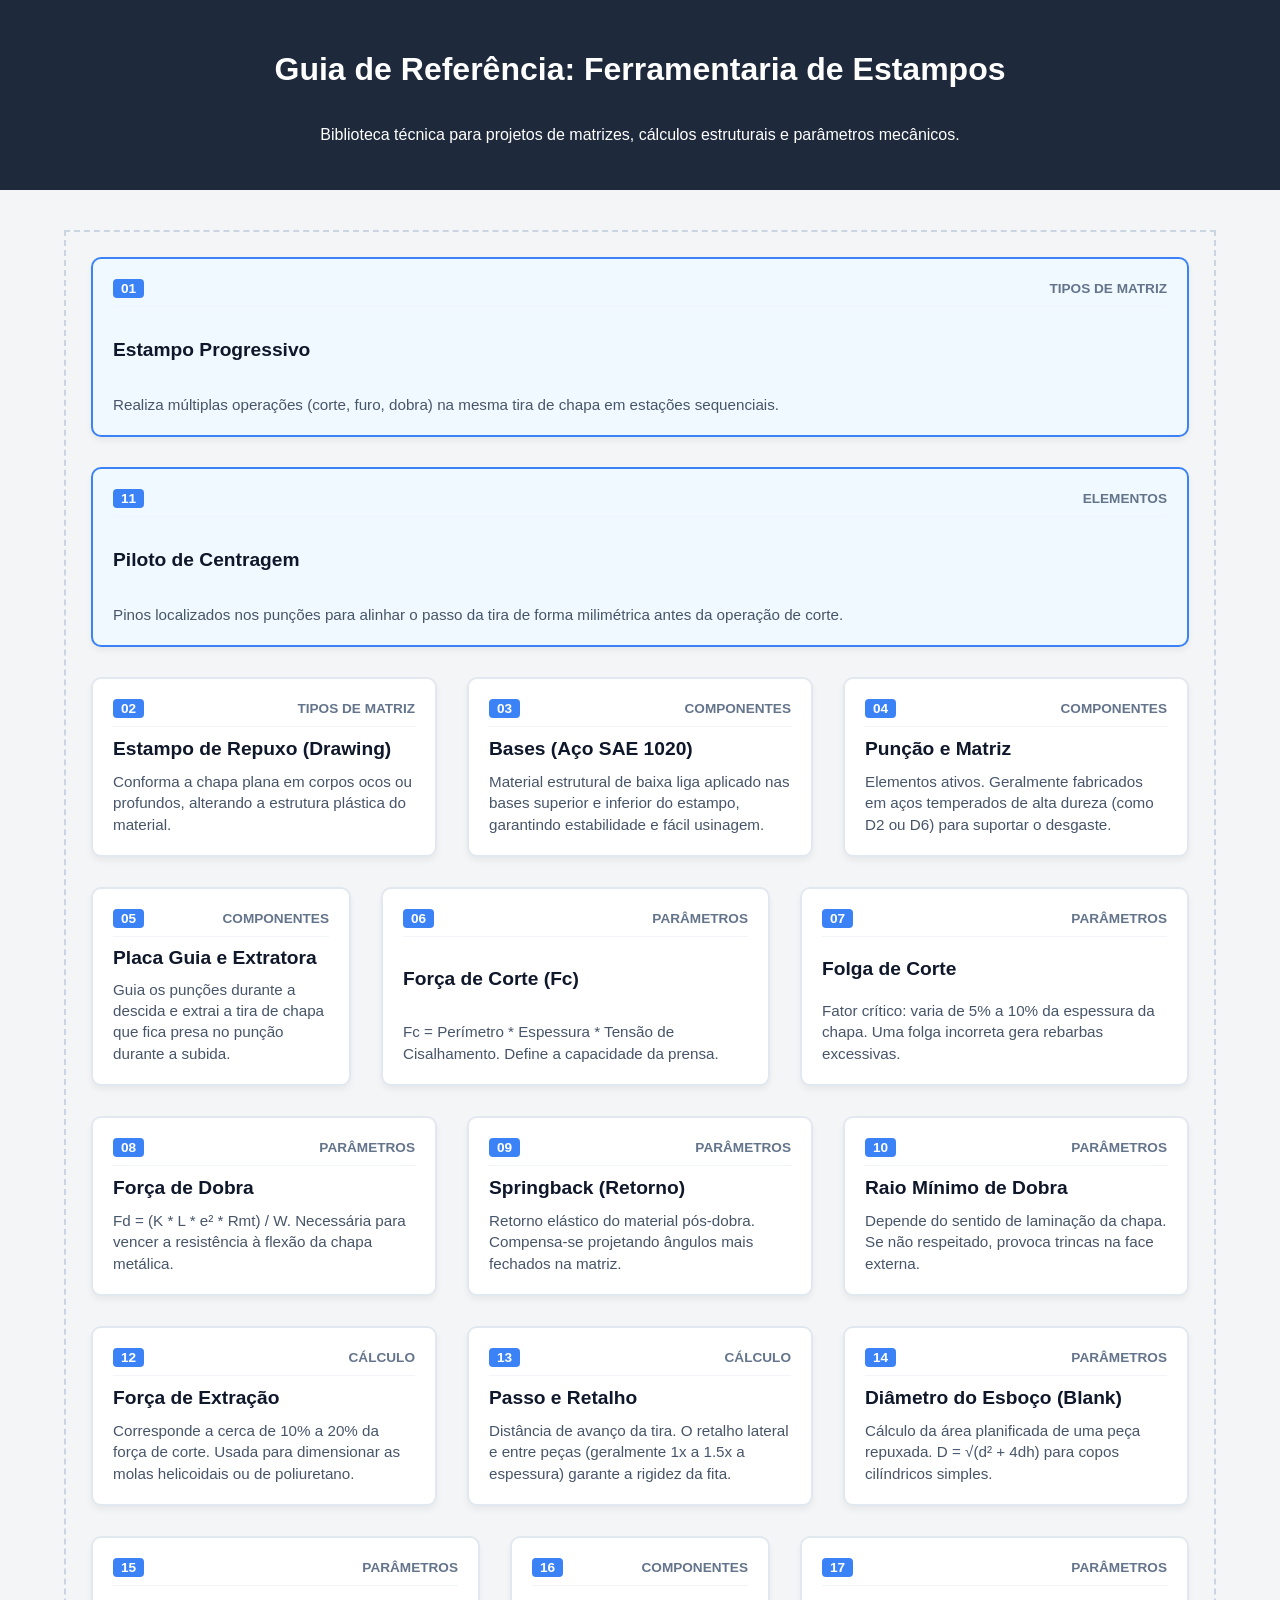
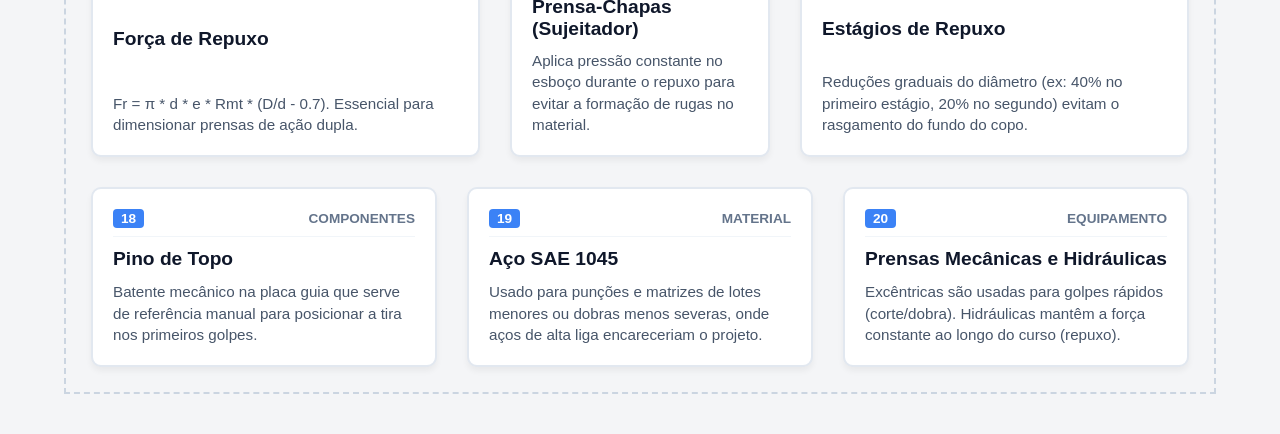
<file: Aula 7/Atividade 1/index.html>
<!DOCTYPE html>
<html lang="pt-BR">
<head>
    <meta charset="UTF-8">
    <meta name="viewport" content="width=device-width, initial-scale=1.0">
    <title>Ferramentaria | Estampos de Corte, Dobra e Repuxo</title>
    <!-- Ligação Externa do CSS -->
    <link rel="stylesheet" href="index.css">
</head>
<body>
    <header class="page-header">
        <h1>Guia de Referência: Ferramentaria de Estampos</h1>
        <p>Biblioteca técnica para projetos de matrizes, cálculos estruturais e parâmetros mecânicos.</p>
    </header>

    <main class="flex-container">
        
        <!-- Bloco 1: Tipos de Estampos e Estrutura -->
        <div class="card card-destaque">
            <div class="card-header"><span>01</span> Tipos de Matriz</div>
            <h2>Estampo Progressivo</h2>
            <p>Realiza múltiplas operações (corte, furo, dobra) na mesma tira de chapa em estações sequenciais.</p>
        </div>

        <div class="card">
            <div class="card-header"><span>02</span> Tipos de Matriz</div>
            <h2>Estampo de Repuxo (Drawing)</h2>
            <p>Conforma a chapa plana em corpos ocos ou profundos, alterando a estrutura plástica do material.</p>
        </div>

        <div class="card">
            <div class="card-header"><span>03</span> Componentes</div>
            <h2>Bases (Aço SAE 1020)</h2>
            <p>Material estrutural de baixa liga aplicado nas bases superior e inferior do estampo, garantindo estabilidade e fácil usinagem.</p>
        </div>

        <div class="card">
            <div class="card-header"><span>04</span> Componentes</div>
            <h2>Punção e Matriz</h2>
            <p>Elementos ativos. Geralmente fabricados em aços temperados de alta dureza (como D2 ou D6) para suportar o desgaste.</p>
        </div>

        <div class="card fix-size">
            <div class="card-header"><span>05</span> Componentes</div>
            <h2>Placa Guia e Extratora</h2>
            <p>Guia os punções durante a descida e extrai a tira de chapa que fica presa no punção durante a subida.</p>
        </div>

        <!-- Bloco 2: Parâmetros de Corte e Dobra -->
        <div class="card">
            <div class="card-header"><span>06</span> Parâmetros</div>
            <h2>Força de Corte (Fc)</h2>
            <p>Fc = Perímetro * Espessura * Tensão de Cisalhamento. Define a capacidade da prensa.</p>
        </div>

        <div class="card">
            <div class="card-header"><span>07</span> Parâmetros</div>
            <h2>Folga de Corte</h2>
            <p>Fator crítico: varia de 5% a 10% da espessura da chapa. Uma folga incorreta gera rebarbas excessivas.</p>
        </div>

        <div class="card">
            <div class="card-header"><span>08</span> Parâmetros</div>
            <h2>Força de Dobra</h2>
            <p>Fd = (K * L * e² * Rmt) / W. Necessária para vencer a resistência à flexão da chapa metálica.</p>
        </div>

        <div class="card">
            <div class="card-header"><span>09</span> Parâmetros</div>
            <h2>Springback (Retorno)</h2>
            <p>Retorno elástico do material pós-dobra. Compensa-se projetando ângulos mais fechados na matriz.</p>
        </div>

        <div class="card">
            <div class="card-header"><span>10</span> Parâmetros</div>
            <h2>Raio Mínimo de Dobra</h2>
            <p>Depende do sentido de laminação da chapa. Se não respeitado, provoca trincas na face externa.</p>
        </div>

        <!-- Bloco 3: Elementos Funcionais e Repuxo -->
        <div class="card card-destaque">
            <div class="card-header"><span>11</span> Elementos</div>
            <h2>Piloto de Centragem</h2>
            <p>Pinos localizados nos punções para alinhar o passo da tira de forma milimétrica antes da operação de corte.</p>
        </div>

        <div class="card">
            <div class="card-header"><span>12</span> Cálculo</div>
            <h2>Força de Extração</h2>
            <p>Corresponde a cerca de 10% a 20% da força de corte. Usada para dimensionar as molas helicoidais ou de poliuretano.</p>
        </div>

        <div class="card">
            <div class="card-header"><span>13</span> Cálculo</div>
            <h2>Passo e Retalho</h2>
            <p>Distância de avanço da tira. O retalho lateral e entre peças (geralmente 1x a 1.5x a espessura) garante a rigidez da fita.</p>
        </div>

        <div class="card">
            <div class="card-header"><span>14</span> Parâmetros</div>
            <h2>Diâmetro do Esboço (Blank)</h2>
            <p>Cálculo da área planificada de uma peça repuxada. D = √(d² + 4dh) para copos cilíndricos simples.</p>
        </div>

        <div class="card">
            <div class="card-header"><span>15</span> Parâmetros</div>
            <h2>Força de Repuxo</h2>
            <p>Fr = π * d * e * Rmt * (D/d - 0.7). Essencial para dimensionar prensas de ação dupla.</p>
        </div>

        <div class="card fix-size">
            <div class="card-header"><span>16</span> Componentes</div>
            <h2>Prensa-Chapas (Sujeitador)</h2>
            <p>Aplica pressão constante no esboço durante o repuxo para evitar a formação de rugas no material.</p>
        </div>

        <div class="card">
            <div class="card-header"><span>17</span> Parâmetros</div>
            <h2>Estágios de Repuxo</h2>
            <p>Reduções graduais do diâmetro (ex: 40% no primeiro estágio, 20% no segundo) evitam o rasgamento do fundo do copo.</p>
        </div>

        <div class="card">
            <div class="card-header"><span>18</span> Componentes</div>
            <h2>Pino de Topo</h2>
            <p>Batente mecânico na placa guia que serve de referência manual para posicionar a tira nos primeiros golpes.</p>
        </div>

        <div class="card">
            <div class="card-header"><span>19</span> Material</div>
            <h2>Aço SAE 1045</h2>
            <p>Usado para punções e matrizes de lotes menores ou dobras menos severas, onde aços de alta liga encareceriam o projeto.</p>
        </div>

        <div class="card">
            <div class="card-header"><span>20</span> Equipamento</div>
            <h2>Prensas Mecânicas e Hidráulicas</h2>
            <p>Excêntricas são usadas para golpes rápidos (corte/dobra). Hidráulicas mantêm a força constante ao longo do curso (repuxo).</p>
        </div>

    </main>
</body>
</html>
</file>
<file: Aula 7/Atividade 1/index.css>
/* Resets Básicos */
* {
    box-sizing: border-box;
    font-family: 'Segoe UI', Tahoma, Geneva, Verdana, sans-serif;
}

body {
    background-color: #f4f5f7;
    margin: 0;
    padding: 0;
}

/* =========================================
   FLEXBOX NO CABEÇALHO 
========================================= */
.page-header {
    background-color: #1e293b;
    color: #fff;
    padding: 30px;
    
    /* Propriedades Flexbox: 1, 2, 3, 4 */
    display: flex; 
    flex-direction: column;
    justify-content: center;
    align-items: center;
    text-align: center;
}

/* =========================================
   FLEXBOX NO CONTAINER PRINCIPAL 
========================================= */
.flex-container {
    /* Box Model Container */
    width: 90%;
    max-width: 1200px;
    margin: 40px auto;
    padding: 20px;
    border: 2px dashed #cbd5e1;
    
    /* Propriedades Flexbox: 5, 6, 7, 8, 9 */
    display: flex;
    flex-direction: row;
    flex-wrap: wrap;          /* Permite quebra de linha quando não couber na tela */
    justify-content: center;  /* Centraliza os itens no eixo principal */
    align-content: stretch;   /* Comportamento das linhas cruzadas */
    gap: 20px;                /* Espaçamento entre os elementos (Grid/Flex) */
}

/* =========================================
   BOX MODEL E FLEXBOX NOS 20 ELEMENTOS 
========================================= */
.card {
    /* ---- BOX MODEL RIGOROSO ---- */
    /* 1. Content */
    width: 250px;
    min-height: 180px;
    
    /* 2. Padding (Preenchimento interno) */
    padding: 20px;
    
    /* 3. Border (Borda) */
    border: 2px solid #e2e8f0;
    border-radius: 10px;
    
    /* 4. Margin (Margem externa) */
    margin: 5px; 
    
    /* Aparência extra */
    background-color: #ffffff;
    box-shadow: 0 4px 6px rgba(0,0,0,0.05);
    transition: transform 0.2s;

    /* ---- FLEXBOX INTERNO DOS CARTÕES ---- */
    /* Propriedades Flexbox: 10, 11, 12, 13, 14, 15, 16 */
    display: flex;
    flex-direction: column;
    justify-content: space-between; /* Espaça titulo, header e texto */
    align-items: flex-start;        /* Alinha texto à esquerda */
    
    flex-grow: 1;                   /* Permite que os itens cresçam para preencher espaço vazio */
    flex-shrink: 1;                 /* Permite que encolham em telas menores */
    flex-basis: 260px;              /* Tamanho base ideal antes de quebrar a linha */
}

.card:hover {
    transform: translateY(-5px);
    border-color: #3b82f6;
}

/* =========================================
   FLEXBOX NOS CABEÇALHOS DOS CARTÕES 
========================================= */
.card-header {
    width: 100%;
    color: #64748b;
    font-size: 0.85rem;
    font-weight: 600;
    text-transform: uppercase;
    border-bottom: 1px solid #f1f5f9;
    padding-bottom: 8px;
    margin-bottom: 10px;

    /* Propriedades Flexbox: 17, 18, 19 */
    display: flex;
    justify-content: space-between; /* Joga o número para um lado e a categoria para o outro */
    align-items: center;
}

.card-header span {
    background-color: #3b82f6;
    color: white;
    padding: 2px 8px;
    border-radius: 4px;
}

/* =========================================
   VARIAÇÕES DE FLEXBOX (MODIFICADORES)
========================================= */

/* Destaque para os cartões de título de seção (01 e 11) */
.card-destaque {
    background-color: #f0f9ff;
    border: 2px solid #3b82f6;
    
    /* Propriedades Flexbox: 20, 21, 22 */
    flex-basis: 100%;       /* Força o cartão a ocupar a linha inteira */
    align-self: center;     /* Sobrescreve o alinhamento individualmente */
    order: -1;              /* Altera a ordem visual, jogando para cima (caso precisasse) */
}

/* Cartões com tamanho fixo que não devem crescer/encolher (05 e 16) */
.fix-size {
    /* Propriedades Flexbox: 23, 24 */
    flex-grow: 0;           /* Bloqueia o crescimento do elemento */
    flex-shrink: 0;         /* Bloqueia o encolhimento do elemento */
}

.card h2 {
    font-size: 1.2rem;
    color: #0f172a;
    margin: 0 0 10px 0;
}

.card p {
    color: #475569;
    font-size: 0.95rem;
    line-height: 1.4;
    margin: 0;
}
</file>
